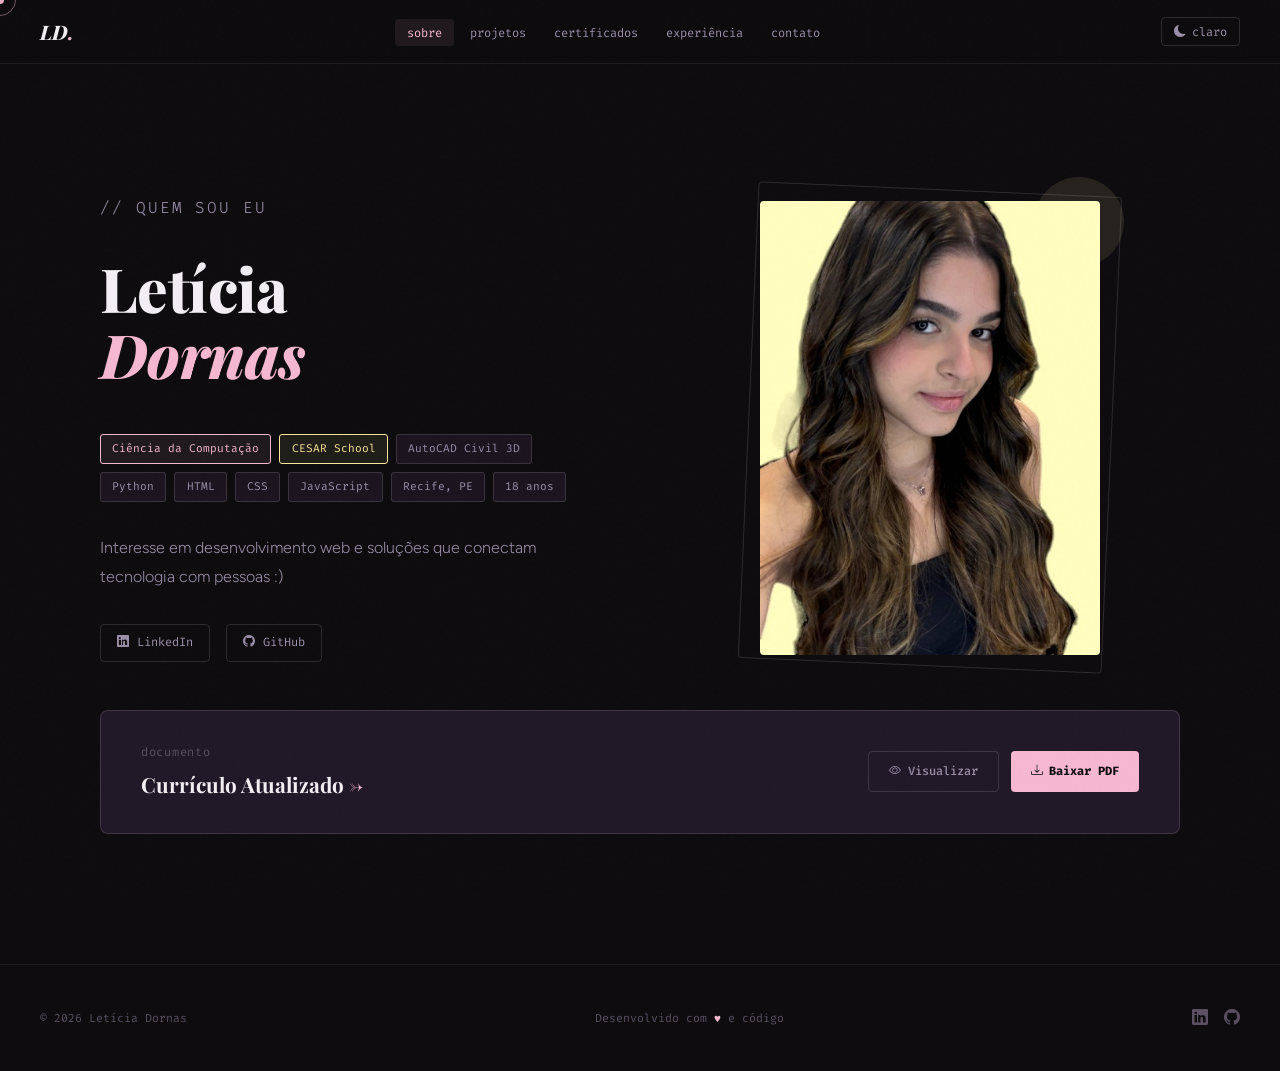
<file: index.html>
<!DOCTYPE html>
<html lang="pt-BR">
<head>
  <meta charset="UTF-8">
  <meta name="viewport" content="width=device-width, initial-scale=1.0">
  <!-- Google Fonts -->
  <link rel="preconnect" href="https://fonts.googleapis.com">
  <link rel="preconnect" href="https://fonts.gstatic.com" crossorigin>
  <link href="https://fonts.googleapis.com/css2?family=Playfair+Display:ital,wght@0,700;0,800;0,900;1,700;1,800&family=Figtree:wght@300;400;500;600&family=Fira+Code:wght@300;400;500&display=swap" rel="stylesheet">
  <!-- Bootstrap Icons -->
  <link rel="stylesheet" href="https://cdn.jsdelivr.net/npm/bootstrap-icons@1.13.1/font/bootstrap-icons.min.css">
  <!-- Estilos -->
  <link rel="stylesheet" href="style.css">
  <title>Portfólio — Letícia Dornas</title>
</head>
<body>

  <!-- Cursor personalizado -->
  <div id="cursor"></div>
  <div id="cursor-ring"></div>

  <!--HEADER-->
  <header>
    <a href="index.html" class="logo-text">LD<span>.</span></a>
    <nav>
      <ul>
        <li><a href="index.html" class="active">sobre</a></li>
        <li><a href="projetos.html">projetos</a></li>
        <li><a href="certificados.html">certificados</a></li>
        <li><a href="experiencia.html">experiência</a></li>
        <li><a href="contato.html">contato</a></li>
      </ul>
    </nav>
    <button class="theme-toggle-btn" id="themeBtn" onclick="toggleTheme()" title="Alternar tema">
      <i class="bi bi-moon-fill" id="themeIcon"></i>
      <span id="themeLabel">claro</span>
    </button>
  </header>

  <main>

    <!--SOBRE-->
    <section id="sobre">
      <div class="interface">
        <div class="sobre-grid">

          <!-- Texto -->
          <div class="sobre-left">
            <p class="eyebrow anim">// quem sou eu</p>
            <h1 class="sec-title anim">Letícia<br><em>Dornas</em></h1>
            <div class="tag-stack anim">
              <span class="tag hi">Ciência da Computação</span>
              <span class="tag hi-yellow">CESAR School</span>
              <span class="tag">AutoCAD Civil 3D</span>
              <span class="tag">Python</span>
              <span class="tag">HTML</span>
              <span class="tag">CSS</span>
              <span class="tag">JavaScript</span>
              <span class="tag">Recife, PE</span>
              <span class="tag">18 anos</span>
            </div>
            <p class="anim">
              Interesse em desenvolvimento web e soluções que conectam tecnologia com pessoas :)
            </p>
            <div class="social-links anim">
              <a href="https://www.linkedin.com/in/letíciadornas/" target="_blank">
                <i class="bi bi-linkedin"></i> LinkedIn
              </a>
              <a href="https://github.com/leledornas" target="_blank">
                <i class="bi bi-github"></i> GitHub
              </a>
            </div>
          </div>

          <!-- Foto -->
          <div class="sobre-right anim">
            <div class="foto-wrapper">
              <img src="images/1000423375-removebg-preview.jpg" alt="Letícia Dornas">
            </div>
          </div>

        </div><!-- /sobre-grid -->

        <!-- Currículo -->
        <div class="cv-strip anim">
          <div>
            <p>documento</p>
            <h2>Currículo Atualizado <em style="color:var(--rose)">→</em></h2>
          </div>
          <div class="cv-btns">
            <a href="curriculo/Leticia-Dornas-de-Araujo.png" target="_blank" class="btn btn-outline">
              <i class="bi bi-eye"></i> Visualizar
            </a>
            <a href="curriculo/Leticia-Dornas-de-Araujo.pdf" download class="btn btn-solid">
              <i class="bi bi-download"></i> Baixar PDF
            </a>
          </div>
        </div>

      </div><!-- /interface -->
    </section>

  </main>

  <!--FOOTER-->
  <footer>
    <p>© 2026 Letícia Dornas</p>
    <p style="color:var(--text-3)">Desenvolvido com <span style="color:var(--rose)">♥</span> e código</p>
    <div class="footer-links">
      <a href="https://www.linkedin.com/in/letíciadornas/" target="_blank"><i class="bi bi-linkedin"></i></a>
      <a href="https://github.com/leledornas" target="_blank"><i class="bi bi-github"></i></a>
    </div>
  </footer>
  <!-- Script -->
  <script src="script.js"></script>
</body>
</html>
</file>
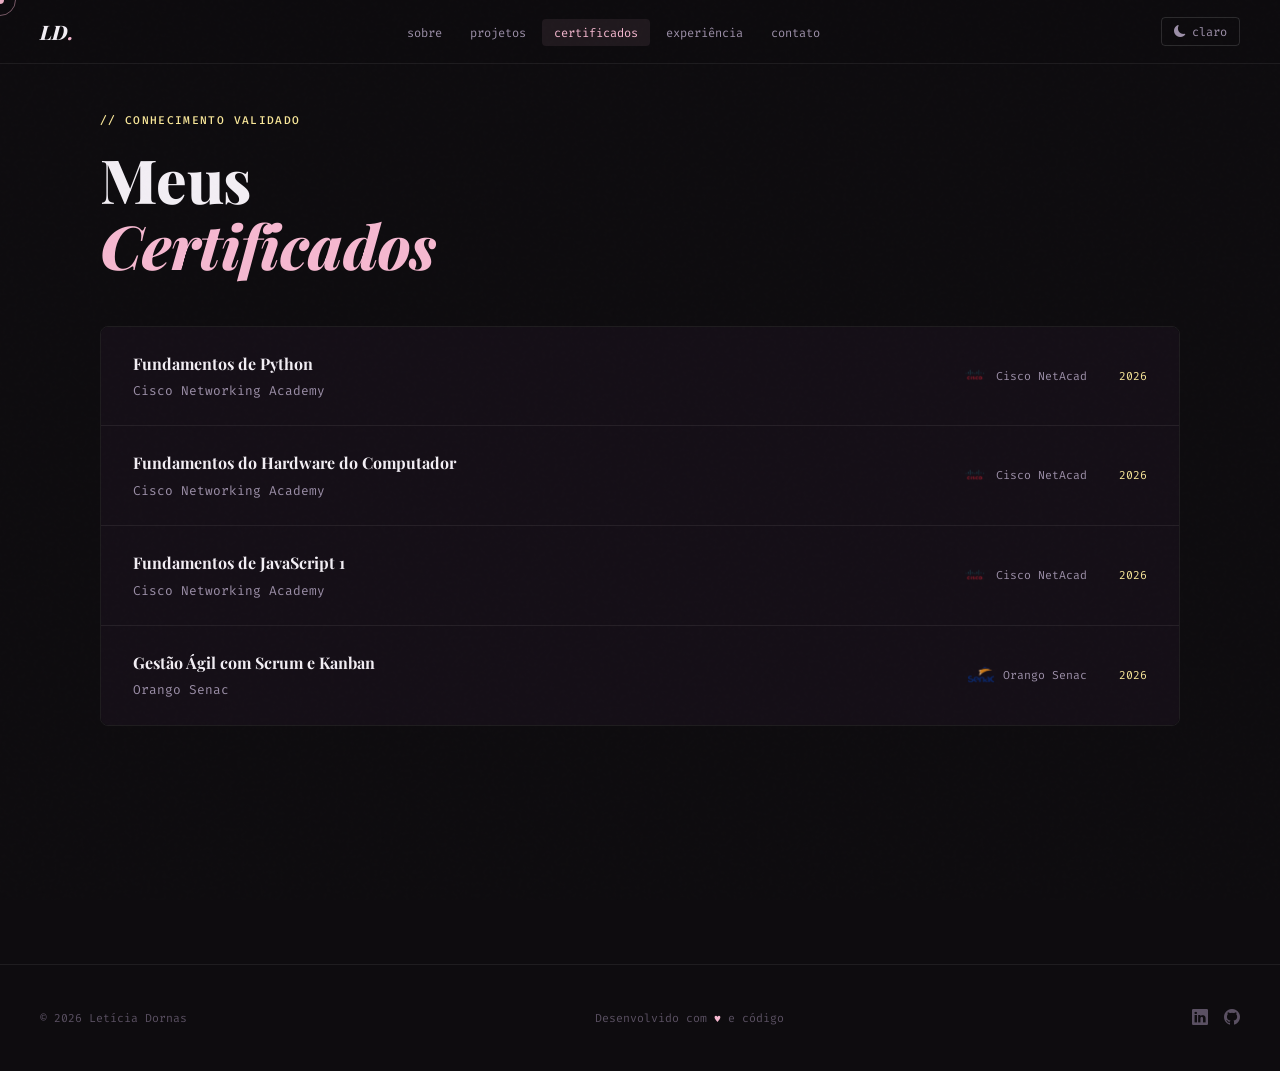
<file: certificados.html>
<!DOCTYPE html>
<html lang="pt-BR">
<head>
  <meta charset="UTF-8">
  <meta name="viewport" content="width=device-width, initial-scale=1.0">
  <link rel="preconnect" href="https://fonts.googleapis.com">
  <link rel="preconnect" href="https://fonts.gstatic.com" crossorigin>
  <link href="https://fonts.googleapis.com/css2?family=Playfair+Display:ital,wght@0,700;0,800;0,900;1,700;1,800&family=Figtree:wght@300;400;500;600&family=Fira+Code:wght@300;400;500&display=swap" rel="stylesheet">
  <link rel="stylesheet" href="https://cdn.jsdelivr.net/npm/bootstrap-icons@1.13.1/font/bootstrap-icons.min.css">
  <link rel="stylesheet" href="style.css">
  <title>Certificados — Letícia Dornas</title>
</head>
<body>

  <div id="cursor"></div>
  <div id="cursor-ring"></div>

  <header>
    <a href="index.html" class="logo-text">LD<span>.</span></a>
    <nav>
      <ul>
        <li><a href="index.html">sobre</a></li>
        <li><a href="projetos.html">projetos</a></li>
        <li><a href="certificados.html" class="active">certificados</a></li>
        <li><a href="experiencia.html">experiência</a></li>
        <li><a href="contato.html">contato</a></li>
      </ul>
    </nav>
    <button class="theme-toggle-btn" id="themeBtn" onclick="toggleTheme()" title="Alternar tema">
      <i class="bi bi-moon-fill" id="themeIcon"></i>
      <span id="themeLabel">claro</span>
    </button>
  </header>

  <main>

    <!--CERTIFICADOS-->
    <section id="certificados">
      <div class="interface">
        <p class="eyebrow anim">// conhecimento validado</p>
        <h2 class="sec-title anim">Meus<br><em>Certificados</em></h2>

        <div class="cert-list anim">
          <a href="certificados/Python_Essentials_1_certificate_lda2-cesar-school_a37bff3d-574d-4bdb-9266-961b0c2b00b9 (1).pdf" target="_blank" class="cert-row">
            <div>
              <h3>Fundamentos de Python</h3>
              <p class="cert-meta">Cisco Networking Academy</p>
            </div>
            <div class="cert-badge">
              <img src="certificados/cisco-removebg-preview.png" alt="Cisco">
              <span>Cisco NetAcad</span>
            </div>
            <span class="cert-year">2026</span>
          </a>

          <a href="certificados/Computer_Hardware_Basics_certificate_lda2-cesar-school_35aed93d-946d-4594-af9d-8ac566d74c77 (1).pdf" target="_blank" class="cert-row">
            <div>
              <h3>Fundamentos do Hardware do Computador</h3>
              <p class="cert-meta">Cisco Networking Academy</p>
            </div>
            <div class="cert-badge">
              <img src="certificados/cisco-removebg-preview.png" alt="Cisco">
              <span>Cisco NetAcad</span>
            </div>
            <span class="cert-year">2026</span>
          </a>

         <a href="certificados/JavaScript_Essentials_1_certificate_lda2-cesar-school_d432795b-e3a5-40f1-8eac-6ef6c8036a6c.pdf" target="_blank" class="cert-row">
            <div>
              <h3>Fundamentos de JavaScript 1</h3>
              <p class="cert-meta">Cisco Networking Academy</p>
            </div>
            <div class="cert-badge">
              <img src="certificados/cisco-removebg-preview.png" alt="Cisco">
              <span>Cisco NetAcad</span>
            </div>
            <span class="cert-year">2026</span>
          </a>

          <a href="certificados/5410116657LD.pdf" target="_blank" class="cert-row">
            <div>
              <h3>Gestão Ágil com Scrum e Kanban</h3>
              <p class="cert-meta">Orango Senac</p>
            </div>
            <div class="cert-badge">
              <img src="certificados/IMG_9899.png" alt="Orango Senac">
              <span>Orango Senac</span>
            </div>
            <span class="cert-year">2026</span>
          </a>
      </div>
    </section>

  </main>

  <footer>
    <p>© 2026 Letícia Dornas</p>
    <p style="color:var(--text-3)">Desenvolvido com <span style="color:var(--rose)">♥</span> e código</p>
    <div class="footer-links">
      <a href="https://www.linkedin.com/in/letíciadornas/" target="_blank"><i class="bi bi-linkedin"></i></a>
      <a href="https://github.com/leledornas" target="_blank"><i class="bi bi-github"></i></a>
    </div>
  </footer>

  <script src="script.js"></script>
</body>
</html>
</file>
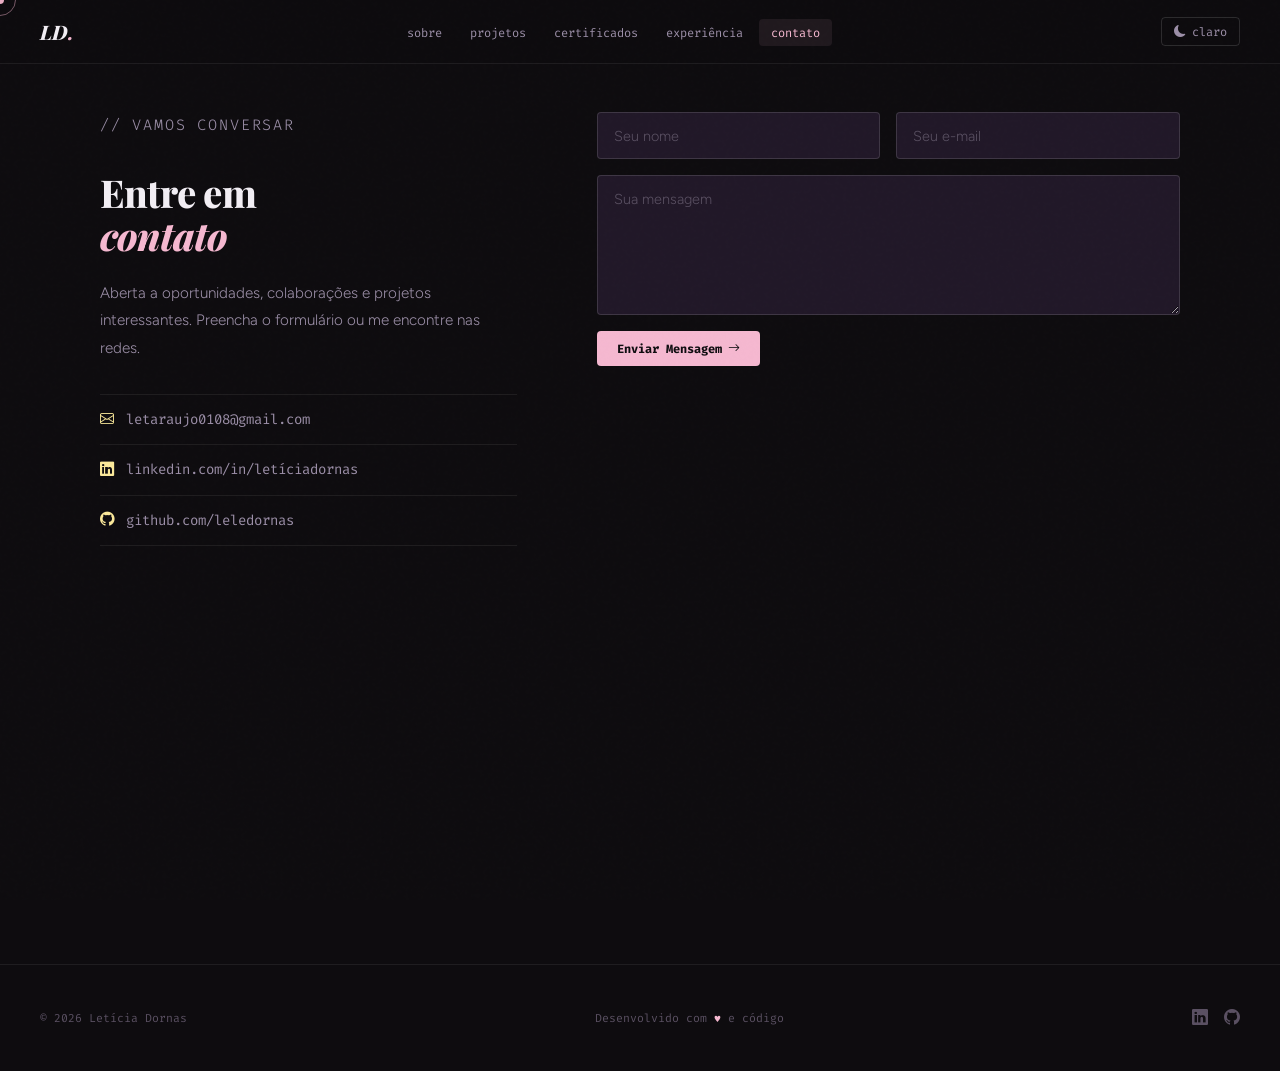
<file: contato.html>
<!DOCTYPE html>
<html lang="pt-BR">
<head>
  <meta charset="UTF-8">
  <meta name="viewport" content="width=device-width, initial-scale=1.0">
  <link rel="preconnect" href="https://fonts.googleapis.com">
  <link rel="preconnect" href="https://fonts.gstatic.com" crossorigin>
  <link href="https://fonts.googleapis.com/css2?family=Playfair+Display:ital,wght@0,700;0,800;0,900;1,700;1,800&family=Figtree:wght@300;400;500;600&family=Fira+Code:wght@300;400;500&display=swap" rel="stylesheet">
  <link rel="stylesheet" href="https://cdn.jsdelivr.net/npm/bootstrap-icons@1.13.1/font/bootstrap-icons.min.css">
  <link rel="stylesheet" href="style.css">
  <title>Contato — Letícia Dornas</title>
</head>
<body>

  <div id="cursor"></div>
  <div id="cursor-ring"></div>

  <header>
    <a href="index.html" class="logo-text">LD<span>.</span></a>
    <nav>
      <ul>
        <li><a href="index.html">sobre</a></li>
        <li><a href="projetos.html">projetos</a></li>
        <li><a href="certificados.html">certificados</a></li>
        <li><a href="experiencia.html">experiência</a></li>
        <li><a href="contato.html" class="active">contato</a></li>
      </ul>
    </nav>
    <button class="theme-toggle-btn" id="themeBtn" onclick="toggleTheme()" title="Alternar tema">
      <i class="bi bi-moon-fill" id="themeIcon"></i>
      <span id="themeLabel">claro</span>
    </button>
  </header>

  <main>

    <!--CONTATO-->
    <section id="contato">
      <div class="interface">
        <div class="contato-grid">

          <div class="contato-left">
            <p class="eyebrow anim">// vamos conversar</p>
            <h2 class="anim">Entre em<br><em>contato</em></h2>
            <p class="anim">
              Aberta a oportunidades, colaborações e projetos interessantes.
              Preencha o formulário ou me encontre nas redes.
            </p>
            <div class="contato-info anim">
                <a href="mailto:letaraujo0108@gmail.com">
                  <i class="bi bi-envelope"></i> letaraujo0108@gmail.com
                </a>
              <a href="https://www.linkedin.com/in/letíciadornas/" target="_blank">
                <i class="bi bi-linkedin"></i> linkedin.com/in/letíciadornas
              </a>
              <a href="https://github.com/leledornas" target="_blank">
                <i class="bi bi-github"></i> github.com/leledornas
              </a>
            </div>
          </div>

          <form action="https://formspree.io/f/mvzynoog" method="post" class="anim">
            <div class="form-row">
              <input type="text" name="nome" placeholder="Seu nome" required>
              <input type="email" name="email" placeholder="Seu e-mail" required>
            </div>
            <textarea name="mensagem" placeholder="Sua mensagem" required></textarea>
            <button type="submit" class="btn btn-solid">
              Enviar Mensagem <i class="bi bi-arrow-right"></i>
            </button>
          </form>

        </div>
      </div>
    </section>

  </main>

  <footer>
    <p>© 2026 Letícia Dornas</p>
    <p style="color:var(--text-3)">Desenvolvido com <span style="color:var(--rose)">♥</span> e código</p>
    <div class="footer-links">
      <a href="https://www.linkedin.com/in/letíciadornas/" target="_blank"><i class="bi bi-linkedin"></i></a>
      <a href="https://github.com/leledornas" target="_blank"><i class="bi bi-github"></i></a>
    </div>
  </footer>

  <script src="script.js"></script>
</body>
</html>
</file>
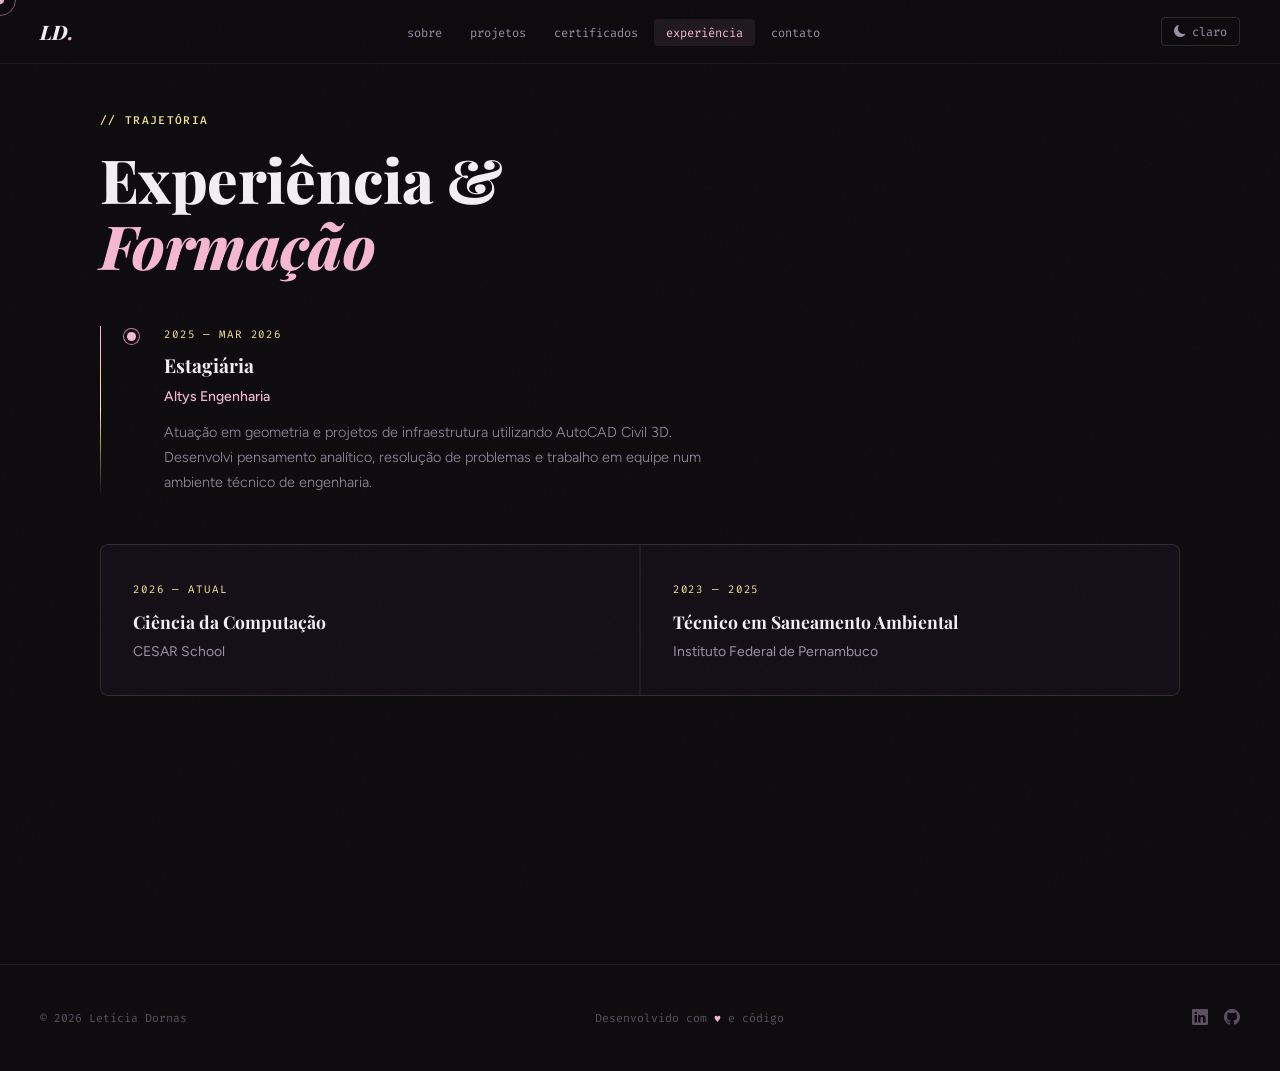
<file: experiencia.html>
<!DOCTYPE html>
<html lang="pt-BR">
<head>
  <meta charset="UTF-8">
  <meta name="viewport" content="width=device-width, initial-scale=1.0">
  <link rel="preconnect" href="https://fonts.googleapis.com">
  <link rel="preconnect" href="https://fonts.gstatic.com" crossorigin>
  <link href="https://fonts.googleapis.com/css2?family=Playfair+Display:ital,wght@0,700;0,800;0,900;1,700;1,800&family=Figtree:wght@300;400;500;600&family=Fira+Code:wght@300;400;500&display=swap" rel="stylesheet">
  <link rel="stylesheet" href="https://cdn.jsdelivr.net/npm/bootstrap-icons@1.13.1/font/bootstrap-icons.min.css">
  <link rel="stylesheet" href="style.css">
  <title>Experiência — Letícia Dornas</title>
</head>
<body>

  <div id="cursor"></div>
  <div id="cursor-ring"></div>

  <header>
    <a href="index.html" class="logo-text">LD<span>.</span></a>
    <nav>
      <ul>
        <li><a href="index.html">sobre</a></li>
        <li><a href="projetos.html">projetos</a></li>
        <li><a href="certificados.html">certificados</a></li>
        <li><a href="experiencia.html" class="active">experiência</a></li>
        <li><a href="contato.html">contato</a></li>
      </ul>
    </nav>
    <button class="theme-toggle-btn" id="themeBtn" onclick="toggleTheme()" title="Alternar tema">
      <i class="bi bi-moon-fill" id="themeIcon"></i>
      <span id="themeLabel">claro</span>
  </button>
  </header>

  <main>

    <!--EXPERIÊNCIA-->
    <section id="experiencia">
      <div class="interface">
        <p class="eyebrow anim">// trajetória</p>
        <h2 class="sec-title anim">Experiência &amp;<br><em>Formação</em></h2>

        <div class="timeline anim">
          <div class="tl-item">
            <p class="tl-period">2025 — MAR 2026</p>
            <h3>Estagiária</h3>
            <p class="tl-company">Altys Engenharia</p>
            <p class="tl-desc">
              Atuação em geometria e projetos de infraestrutura utilizando AutoCAD Civil 3D.
              Desenvolvi pensamento analítico, resolução de problemas e trabalho em equipe num
              ambiente técnico de engenharia.
            </p>
          </div>
        </div>

        <div class="formacao-grid anim">
          <div class="form-card">
            <p class="form-period">2026 — ATUAL</p>
            <h3>Ciência da Computação</h3>
            <p>CESAR School</p>
          </div>
          <div class="form-card">
            <p class="form-period">2023 — 2025</p>
            <h3>Técnico em Saneamento Ambiental</h3>
            <p>Instituto Federal de Pernambuco</p>
          </div>
        </div>

      </div>
    </section>

  </main>

  <footer>
    <p>© 2026 Letícia Dornas</p>
    <p style="color:var(--text-3)">Desenvolvido com <span style="color:var(--rose)">♥</span> e código</p>
    <div class="footer-links">
      <a href="https://www.linkedin.com/in/letíciadornas/" target="_blank"><i class="bi bi-linkedin"></i></a>
      <a href="https://github.com/leledornas" target="_blank"><i class="bi bi-github"></i></a>
    </div>
  </footer>

  <script src="script.js"></script>
</body>
</html>
</file>
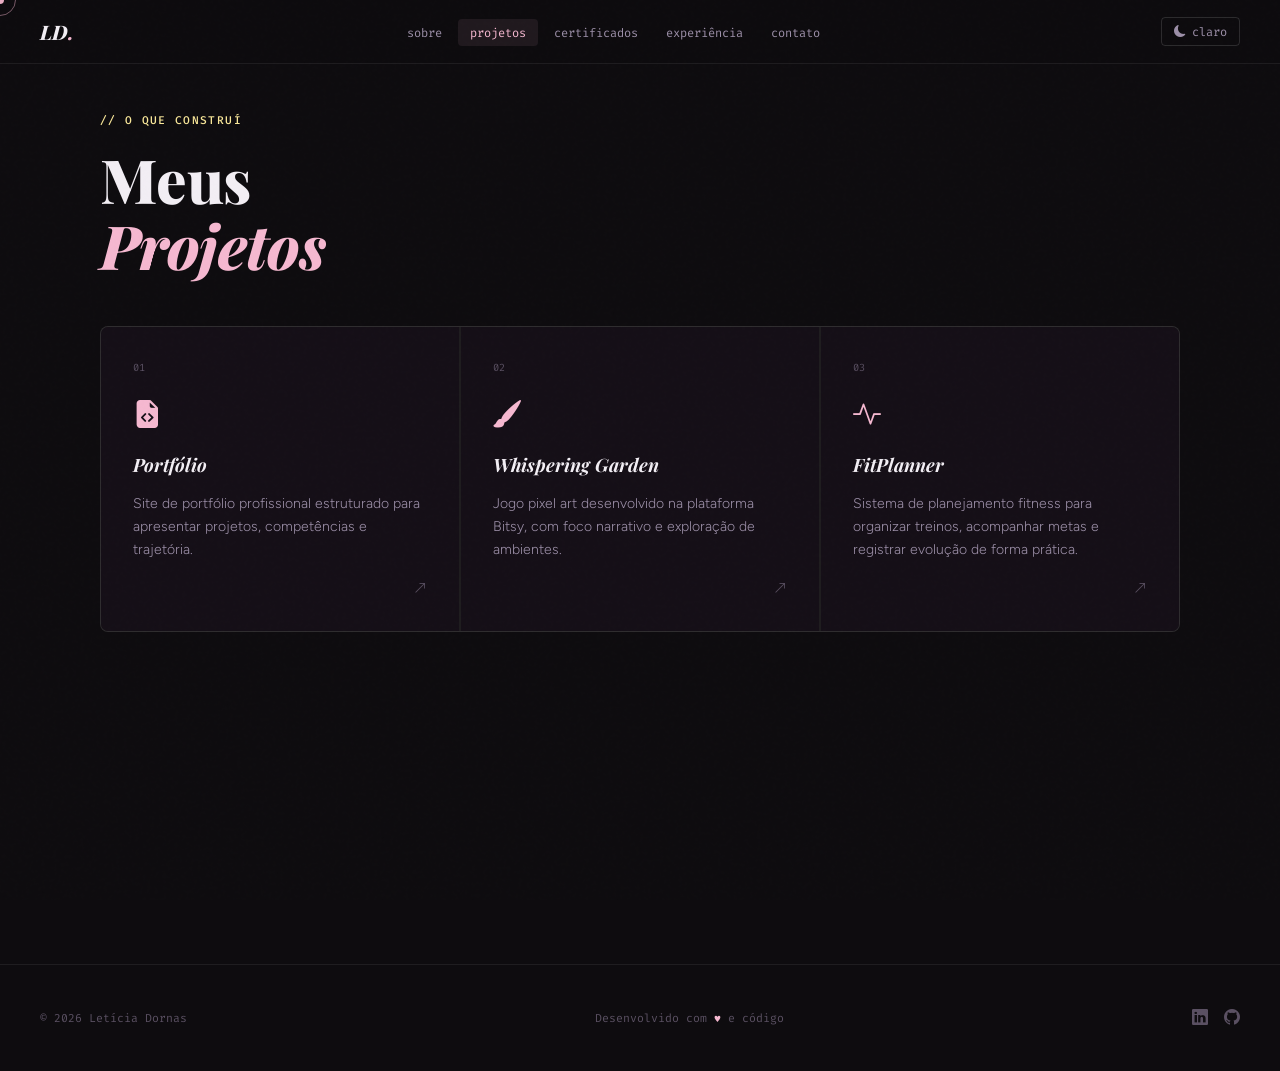
<file: projetos.html>
<!DOCTYPE html>
<html lang="pt-BR">
<head>
  <meta charset="UTF-8">
  <meta name="viewport" content="width=device-width, initial-scale=1.0">
  <link rel="preconnect" href="https://fonts.googleapis.com">
  <link rel="preconnect" href="https://fonts.gstatic.com" crossorigin>
  <link href="https://fonts.googleapis.com/css2?family=Playfair+Display:ital,wght@0,700;0,800;0,900;1,700;1,800&family=Figtree:wght@300;400;500;600&family=Fira+Code:wght@300;400;500&display=swap" rel="stylesheet">
  <link rel="stylesheet" href="https://cdn.jsdelivr.net/npm/bootstrap-icons@1.13.1/font/bootstrap-icons.min.css">
  <link rel="stylesheet" href="style.css">
  <title>Projetos — Letícia Dornas</title>
</head>
<body>

  <div id="cursor"></div>
  <div id="cursor-ring"></div>

  <header>
    <a href="index.html" class="logo-text">LD<span>.</span></a>
    <nav>
      <ul>
        <li><a href="index.html">sobre</a></li>
        <li><a href="projetos.html" class="active">projetos</a></li>
        <li><a href="certificados.html">certificados</a></li>
        <li><a href="experiencia.html">experiência</a></li>
        <li><a href="contato.html">contato</a></li>
      </ul>
    </nav>
    <button class="theme-toggle-btn" id="themeBtn" onclick="toggleTheme()" title="Alternar tema">
      <i class="bi bi-moon-fill" id="themeIcon"></i>
      <span id="themeLabel">claro</span>
    </button>
  </header>

  <main>

    <!--PROJETOS-->
    <section id="projetos">
      <div class="interface">
        <p class="eyebrow anim">// o que construí</p>
        <h2 class="sec-title anim">Meus<br><em>Projetos</em></h2>

        <div class="projetos-grid anim">
          <div class="proj-card" onclick="window.location='index.html'">
            <span class="proj-number">01</span>
            <i class="bi bi-file-earmark-code-fill proj-icon"></i>
            <h3>Portfólio</h3>
            <p>Site de portfólio profissional estruturado para apresentar projetos, competências e trajetória.</p>
            <i class="bi bi-arrow-up-right proj-arrow"></i>
          </div>

          <div class="proj-card" onclick="window.open('https://leticiadornas.itch.io/whispering-garden','_blank')">
            <span class="proj-number">02</span>
            <i class="bi bi-brush-fill proj-icon"></i>
            <h3>Whispering Garden</h3>
            <p>Jogo pixel art desenvolvido na plataforma Bitsy, com foco narrativo e exploração de ambientes.</p>
            <i class="bi bi-arrow-up-right proj-arrow"></i>
          </div>

          <div class="proj-card" onclick="window.open('https://github.com/leledornas/fitplanner','_blank')">
            <span class="proj-number">03</span>
            <i class="bi bi-activity proj-icon"></i>
            <h3>FitPlanner</h3>
            <p>Sistema de planejamento fitness para organizar treinos, acompanhar metas e registrar evolução de forma prática.</p>
            <i class="bi bi-arrow-up-right proj-arrow"></i>
          </div>
        </div>

      </div>
    </section>

  </main>

  <footer>
    <p>© 2026 Letícia Dornas</p>
    <p style="color:var(--text-3)">Desenvolvido com <span style="color:var(--rose)">♥</span> e código</p>
    <div class="footer-links">
      <a href="https://www.linkedin.com/in/letíciadornas/" target="_blank"><i class="bi bi-linkedin"></i></a>
      <a href="https://github.com/leledornas" target="_blank"><i class="bi bi-github"></i></a>
    </div>
  </footer>

  <script src="script.js"></script>
</body>
</html>
</file>
<file: style.css>
*, *::before, *::after { box-sizing: border-box; margin: 0; padding: 0; }

:root {
  --bg:          #0e0c0f;
  --bg-2:        #150f17;
  --bg-3:        #1c1520;
  --surface:     #211828;
  --border:      rgba(255,255,255,0.07);
  --border-hi:   rgba(255,255,255,0.13);

  /* ── Accent 1: Rosa pastel ── */
  --rose:        #f5b8d0;
  --rose-dim:    #c47898;
  --rose-bg:     rgba(245,184,208,0.08);

  /* ── Accent 2: Amarelo pastel ── */
  --yellow:      #fae89a;
  --yellow-dim:  #c9b45a;
  --yellow-bg:   rgba(250,232,154,0.08);

  /* ── Accent principal (rosa) ── */
  --accent:      var(--rose);
  --accent-dim:  var(--rose-dim);
  --accent-bg:   var(--rose-bg);

  --text-1:    #f2eef4;
  --text-2:    #9c8fa8;
  --text-3:    #5a5062;

  --font-display: 'Playfair Display', Georgia, serif;
  --font-body:    'Figtree', sans-serif;
  --font-mono:    'Fira Code', 'Courier New', monospace;
}

/* ─── BASE ─── */
html { scroll-behavior: smooth; }

body {
  background: var(--bg);
  color: var(--text-1);
  font-family: var(--font-body);
  font-size: 16px;
  line-height: 1.65;
  overflow-x: hidden;
}

/* ─── SCROLLBAR ─── */
::-webkit-scrollbar { width: 4px; }
::-webkit-scrollbar-track { background: var(--bg); }
::-webkit-scrollbar-thumb { background: var(--rose-dim); border-radius: 2px; }

/* ─── NOISE OVERLAY ─── */
body::before {
  content: '';
  position: fixed;
  inset: 0;
  background-image: url("data:image/svg+xml,%3Csvg viewBox='0 0 256 256' xmlns='http://www.w3.org/2000/svg'%3E%3Cfilter id='n'%3E%3CfeTurbulence type='fractalNoise' baseFrequency='0.9' numOctaves='4' stitchTiles='stitch'/%3E%3C/filter%3E%3Crect width='100%25' height='100%25' filter='url(%23n)' opacity='0.035'/%3E%3C/svg%3E");
  pointer-events: none;
  z-index: 9999;
  opacity: 0.35;
}

/* ─── CURSOR ─── */
#cursor {
  width: 8px; height: 8px;
  background: var(--rose);
  border-radius: 50%;
  position: fixed;
  pointer-events: none;
  z-index: 9998;
  transform: translate(-50%, -50%);
  transition: transform 0.1s, opacity 0.2s;
  mix-blend-mode: difference;
}
#cursor-ring {
  width: 32px; height: 32px;
  border: 1px solid var(--rose);
  border-radius: 50%;
  position: fixed;
  pointer-events: none;
  z-index: 9997;
  transform: translate(-50%, -50%);
  transition: all 0.12s ease;
  opacity: 0.45;
}

/* ─── HEADER ─── */
header {
  position: fixed;
  top: 0; left: 0; right: 0;
  z-index: 100;
  padding: 0 2.5rem;
  height: 64px;
  display: flex;
  align-items: center;
  justify-content: space-between;
  background: var(--header-bg, rgba(14,12,15,0.88));
  backdrop-filter: blur(20px);
  border-bottom: 1px solid var(--border);
}

.logo-text {
  font-family: var(--font-display);
  font-weight: 800;
  font-style: italic;
  font-size: 1.25rem;
  letter-spacing: 0.01em;
  color: var(--text-1);
  text-decoration: none;
}
.logo-text span { color: var(--rose); }

nav ul {
  list-style: none;
  display: flex;
  gap: 0.25rem;
}
nav ul li a {
  font-family: var(--font-mono);
  font-size: 0.75rem;
  font-weight: 400;
  color: var(--text-2);
  text-decoration: none;
  padding: 0.35rem 0.75rem;
  border-radius: 4px;
  transition: color 0.2s, background 0.2s;
  cursor: pointer;
}
nav ul li a:hover,
nav ul li a.active {
  color: var(--rose);
  background: var(--rose-bg);
}

/* ─── SECTIONS ─── */
main { padding-top: 64px; }
section { min-height: 100vh; padding: 3rem 2.5rem; }

.interface {
  max-width: 1080px;
  margin: 0 auto;
}

/* ─── EYEBROW ─── */
.eyebrow {
  font-family: var(--font-mono);
  font-size: 0.7rem;
  font-weight: 500;
  color: var(--yellow);
  letter-spacing: 0.12em;
  text-transform: uppercase;
  margin-bottom: 1rem;
}

/* ─── SECTION TITLE ─── */
.sec-title {
  font-family: var(--font-display);
  font-weight: 800;
  font-size: clamp(2.2rem, 5vw, 3.8rem);
  line-height: 1.08;
  letter-spacing: -0.01em;
  color: var(--text-1);
  margin-bottom: 3rem;
}
.sec-title em {
  font-style: italic;
  color: var(--rose);
}

/* ─── DIVIDER ─── */
.divider {
  width: 100%;
  height: 1px;
  background: var(--border);
  margin: 4rem 0;
}

/* ─── SOBRE ─── */
#sobre {
  display: flex;
  align-items: center;
}

.sobre-grid {
  display: grid;
  grid-template-columns: 1fr 1fr;
  gap: 5rem;
  align-items: center;
}

.sobre-left .tag-stack {
  display: flex;
  flex-wrap: wrap;
  gap: 0.5rem;
  margin-bottom: 2rem;
}
.tag {
  font-family: var(--font-mono);
  font-size: 0.7rem;
  padding: 0.3rem 0.7rem;
  border: 1px solid var(--border-hi);
  border-radius: 3px;
  color: var(--text-2);
  background: var(--bg-3);
}
.tag.hi {
  border-color: var(--rose);
  color: var(--rose);
  background: var(--rose-bg);
}
.tag.hi-yellow {
  border-color: var(--yellow);
  color: var(--yellow);
  background: var(--yellow-bg);
}

.sobre-left p {
  color: var(--text-2);
  font-size: 1rem;
  font-weight: 300;
  line-height: 1.8;
  margin-bottom: 2rem;
}

.social-links {
  display: flex;
  gap: 1rem;
}
.social-links a {
  display: flex;
  align-items: center;
  gap: 0.5rem;
  font-family: var(--font-mono);
  font-size: 0.75rem;
  color: var(--text-2);
  text-decoration: none;
  padding: 0.5rem 1rem;
  border: 1px solid var(--border-hi);
  border-radius: 4px;
  transition: all 0.2s;
}
.social-links a:hover {
  color: var(--rose);
  border-color: var(--rose);
  background: var(--rose-bg);
}

.sobre-right {
  position: relative;
}
.foto-wrapper {
  position: relative;
  width: 100%;
  aspect-ratio: 3/4;
  max-width: 340px;
  margin: 0 auto;
}
.foto-wrapper::before {
  content: '';
  position: absolute;
  inset: -12px;
  border: 1px solid var(--border-hi);
  border-radius: 4px;
  transform: rotate(2.5deg);
  z-index: 0;
}
.foto-wrapper::after {
  content: '';
  position: absolute;
  top: -24px; right: -24px;
  width: 90px; height: 90px;
  background: var(--yellow);
  border-radius: 50%;
  opacity: 0.10;
  z-index: 0;
}
.foto-wrapper img {
  position: relative;
  width: 100%;
  height: 100%;
  object-fit: cover;
  border-radius: 4px;
  display: block;
  filter: grayscale(15%) contrast(1.04);
  z-index: 1;
}

/* ─── CURRICULO STRIP ─── */
.cv-strip {
  display: flex;
  align-items: center;
  justify-content: space-between;
  gap: 2rem;
  padding: 2rem 2.5rem;
  background: var(--surface);
  border: 1px solid var(--border-hi);
  border-radius: 8px;
  margin-top: 3rem;
}
.cv-strip p {
  font-family: var(--font-mono);
  font-size: 0.75rem;
  color: var(--text-3);
  letter-spacing: 0.06em;
}
.cv-strip h2 {
  font-family: var(--font-display);
  font-size: 1.3rem;
  font-weight: 700;
  margin-top: 0.25rem;
}
.cv-btns {
  display: flex;
  gap: 0.75rem;
  flex-shrink: 0;
}

/* ─── BUTTONS ─── */
.btn {
  font-family: var(--font-mono);
  font-size: 0.75rem;
  font-weight: 500;
  padding: 0.6rem 1.25rem;
  border-radius: 4px;
  text-decoration: none;
  transition: all 0.2s;
  cursor: pointer;
  display: inline-flex;
  align-items: center;
  gap: 0.4rem;
  border: none;
}
.btn-outline {
  border: 1px solid var(--border-hi);
  color: var(--text-2);
  background: transparent;
}
.btn-outline:hover {
  border-color: var(--rose);
  color: var(--rose);
  background: var(--rose-bg);
}
.btn-solid {
  background: var(--rose);
  color: #0e0c0f;
  font-weight: 700;
}
.btn-solid:hover {
  background: #fad0e2;
}

/* ─── PROJETOS ─── */
.projetos-grid {
  display: grid;
  grid-template-columns: repeat(3, 1fr);
  gap: 1.5px;
  background: var(--border);
  border: 1px solid var(--border);
  border-radius: 8px;
  overflow: hidden;
}

.proj-card {
  background: var(--bg-2);
  padding: 2rem;
  text-decoration: none;
  color: inherit;
  display: flex;
  flex-direction: column;
  gap: 1rem;
  transition: background 0.2s;
  position: relative;
  overflow: hidden;
  cursor: pointer;
}
.proj-card::before {
  content: '';
  position: absolute;
  bottom: 0; left: 0;
  width: 100%; height: 2px;
  background: linear-gradient(90deg, var(--rose), var(--yellow));
  transform: scaleX(0);
  transform-origin: left;
  transition: transform 0.35s ease;
}
.proj-card:hover {
  background: var(--bg-3);
}
.proj-card:hover::before {
  transform: scaleX(1);
}

.proj-number {
  font-family: var(--font-mono);
  font-size: 0.65rem;
  color: var(--text-3);
}
.proj-icon {
  font-size: 1.75rem;
  color: var(--rose);
}
.proj-card h3 {
  font-family: var(--font-display);
  font-size: 1.15rem;
  font-weight: 700;
  font-style: italic;
  line-height: 1.2;
}
.proj-card p {
  font-size: 0.875rem;
  color: var(--text-2);
  font-weight: 300;
  flex: 1;
}
.proj-arrow {
  font-size: 0.8rem;
  color: var(--text-3);
  align-self: flex-end;
  transition: color 0.2s, transform 0.2s;
}
.proj-card:hover .proj-arrow {
  color: var(--yellow);
  transform: translate(3px, -3px);
}

/* ─── CERTIFICADOS ─── */
.cert-list {
  display: flex;
  flex-direction: column;
  gap: 0;
  border: 1px solid var(--border);
  border-radius: 8px;
  overflow: hidden;
}
.cert-row {
  display: grid;
  grid-template-columns: 2fr 1fr auto;
  align-items: center;
  gap: 2rem;
  padding: 1.5rem 2rem;
  background: var(--bg-2);
  border-bottom: 1px solid var(--border);
  transition: background 0.2s;
}
.cert-row:last-child { border-bottom: none; }
.cert-row:hover { background: var(--bg-3); }

.cert-row h3 {
  font-family: var(--font-display);
  font-size: 1rem;
  font-weight: 700;
}
.cert-row .cert-meta {
  font-size: 0.8rem;
  color: var(--text-2);
  margin-top: 0.2rem;
  font-family: var(--font-mono);
}
.cert-badge {
  display: flex;
  align-items: center;
  gap: 0.5rem;
}
.cert-badge img {
  width: 28px;
  height: 28px;
  object-fit: contain;
  filter: brightness(0.85) sepia(0.2);
}
.cert-badge span {
  font-family: var(--font-mono);
  font-size: 0.72rem;
  color: var(--text-2);
}
.cert-year {
  font-family: var(--font-mono);
  font-size: 0.72rem;
  color: var(--yellow);
  white-space: nowrap;
}

/* ─── EXPERIÊNCIA ─── */
.timeline {
  position: relative;
  padding-left: 2rem;
}
.timeline::before {
  content: '';
  position: absolute;
  left: 0; top: 0; bottom: 0;
  width: 1px;
  background: linear-gradient(180deg, var(--rose), var(--yellow), transparent);
}
.tl-item {
  position: relative;
  padding: 0 0 3rem 2rem;
}
.tl-item::before {
  content: '';
  position: absolute;
  left: -5px; top: 6px;
  width: 9px; height: 9px;
  border-radius: 50%;
  background: var(--rose);
  box-shadow: 0 0 0 3px var(--bg), 0 0 0 4px var(--rose-dim);
}
.tl-item:last-child { padding-bottom: 0; }

.tl-period {
  font-family: var(--font-mono);
  font-size: 0.68rem;
  color: var(--yellow);
  letter-spacing: 0.08em;
  margin-bottom: 0.4rem;
}
.tl-item h3 {
  font-family: var(--font-display);
  font-size: 1.2rem;
  font-weight: 700;
}
.tl-company {
  font-size: 0.875rem;
  color: var(--rose);
  font-weight: 500;
  margin: 0.2rem 0 0.75rem;
}
.tl-desc {
  font-size: 0.9rem;
  color: var(--text-2);
  font-weight: 300;
  max-width: 560px;
  line-height: 1.75;
}

.formacao-grid {
  display: grid;
  grid-template-columns: 1fr 1fr;
  gap: 1.5px;
  background: var(--border);
  border: 1px solid var(--border);
  border-radius: 8px;
  overflow: hidden;
  margin-top: 3rem;
}
.form-card {
  background: var(--bg-2);
  padding: 2rem;
  transition: background 0.2s;
}
.form-card:hover { background: var(--bg-3); }
.form-card .form-period {
  font-family: var(--font-mono);
  font-size: 0.68rem;
  color: var(--yellow);
  letter-spacing: 0.08em;
  margin-bottom: 0.5rem;
}
.form-card h3 {
  font-family: var(--font-display);
  font-size: 1.1rem;
  font-weight: 700;
}
.form-card p {
  font-size: 0.875rem;
  color: var(--text-2);
  margin-top: 0.25rem;
}

/* ─── CONTATO ─── */
.contato-grid {
  display: grid;
  grid-template-columns: 1fr 1.4fr;
  gap: 5rem;
  align-items: start;
}
.contato-left h2 {
  font-family: var(--font-display);
  font-size: clamp(1.8rem, 3vw, 2.8rem);
  font-weight: 800;
  line-height: 1.1;
  letter-spacing: -0.02em;
  margin-bottom: 1.5rem;
}
.contato-left h2 em { font-style: italic; color: var(--rose); }
.contato-left p {
  color: var(--text-2);
  font-size: 0.95rem;
  font-weight: 300;
  line-height: 1.8;
  margin-bottom: 2rem;
}

.contato-info a {
  display: flex;
  align-items: center;
  gap: 0.75rem;
  padding: 0.8rem 0;
  border-bottom: 1px solid var(--border);
  text-decoration: none;
  color: var(--text-2);
  font-size: 0.875rem;
  font-family: var(--font-mono);
  transition: color 0.2s;
}
.contato-info a:first-child { border-top: 1px solid var(--border); }
.contato-info a:hover { color: var(--rose); }
.contato-info a i { font-size: 0.9rem; color: var(--yellow); }

form {
  display: flex;
  flex-direction: column;
  gap: 1rem;
}
.form-row {
  display: grid;
  grid-template-columns: 1fr 1fr;
  gap: 1rem;
}
form input,
form textarea {
  background: var(--surface);
  border: 1px solid var(--border-hi);
  border-radius: 4px;
  padding: 0.85rem 1rem;
  color: var(--text-1);
  font-family: var(--font-body);
  font-size: 0.9rem;
  font-weight: 300;
  outline: none;
  transition: border-color 0.2s;
  width: 100%;
}
form input::placeholder,
form textarea::placeholder { color: var(--text-3); }
form input:focus,
form textarea:focus { border-color: var(--rose); }
form textarea { resize: vertical; min-height: 140px; }
form button { align-self: flex-start; }

/* ─── FOOTER ─── */
footer {
  padding: 2.5rem;
  border-top: 1px solid var(--border);
  display: flex;
  align-items: center;
  justify-content: space-between;
}
footer p {
  font-family: var(--font-mono);
  font-size: 0.72rem;
  color: var(--text-3);
}
.footer-links {
  display: flex;
  gap: 1rem;
}
.footer-links a {
  color: var(--text-3);
  font-size: 1rem;
  transition: color 0.2s;
  text-decoration: none;
}
.footer-links a:hover { color: var(--rose); }

/* ─── ANIMATIONS ─── */
@keyframes fadeUp {
  from { opacity: 0; transform: translateY(24px); }
  to   { opacity: 1; transform: translateY(0); }
}
.anim { opacity: 0; animation: fadeUp 0.6s ease forwards; }
.anim:nth-child(1) { animation-delay: 0.05s; }
.anim:nth-child(2) { animation-delay: 0.15s; }
.anim:nth-child(3) { animation-delay: 0.25s; }
.anim:nth-child(4) { animation-delay: 0.35s; }
.anim:nth-child(5) { animation-delay: 0.45s; }

/* ─── RESPONSIVE ─── */
@media (max-width: 768px) {
  section { padding: 4rem 1.25rem; }
  header { padding: 0 1.25rem; }
  .sobre-grid { grid-template-columns: 1fr; gap: 3rem; }
  .sobre-right { order: -1; }
  .foto-wrapper { max-width: 240px; }
  .projetos-grid { grid-template-columns: 1fr; }
  .contato-grid { grid-template-columns: 1fr; gap: 3rem; }
  .formacao-grid { grid-template-columns: 1fr; }
  .cert-row { grid-template-columns: 1fr auto; }
  .form-row { grid-template-columns: 1fr; }
  footer { flex-direction: column; gap: 1rem; text-align: center; }
  nav ul li a { padding: 0.35rem 0.5rem; }
  .cv-strip { flex-direction: column; align-items: flex-start; }
}

a.cert-row {
  display: grid;
  text-decoration: none;
  color: inherit;
  cursor: pointer;
}

a.cert-row:hover {
  /*destacar ao passar o mouse */
  background: rgba(255, 255, 255, 0.04);
}

a.cert-row {
  display: grid;
  grid-template-columns: 1fr auto auto;
  align-items: center;
  text-decoration: none;
  color: inherit;
}

/* ─── TEMA CLARO ─── */
[data-theme="light"] {
  --bg:       #faf8fb;
  --bg-2:     #f2eef5;
  --bg-3:     #ebe5ef;
  --surface:  #e4dde9;
  --border:      rgba(0,0,0,0.07);
  --border-hi:   rgba(0,0,0,0.13);

  --rose:     #c4607e;
  --rose-dim: #9e3d5c;
  --rose-bg:  rgba(196,96,126,0.08);

  --yellow:     #9a7a10;
  --yellow-dim: #7a6008;
  --yellow-bg:  rgba(154,122,16,0.08);

  --text-1: #1a1220;
  --text-2: #5a4d66;
  --text-3: #9c8fa8;
  --header-bg: rgba(245,241,248,0.88);
}


/* ─── TOGGLE CLARO/ESCURO ─── */
.theme-toggle-btn {
  font-family: var(--font-mono);
  font-size: 0.75rem;
  color: var(--text-2);
  background: transparent;
  border: 1px solid var(--border-hi);
  border-radius: 4px;
  padding: 0.35rem 0.75rem;
  cursor: pointer;
  margin-left: 0.5rem;
  transition: color 0.2s, border-color 0.2s, background 0.2s;
  display: flex;
  align-items: center;
  gap: 0.4rem;
}
.theme-toggle-btn:hover {
  color: var(--rose);
  border-color: var(--rose);
  background: var(--rose-bg);
}
</file>
